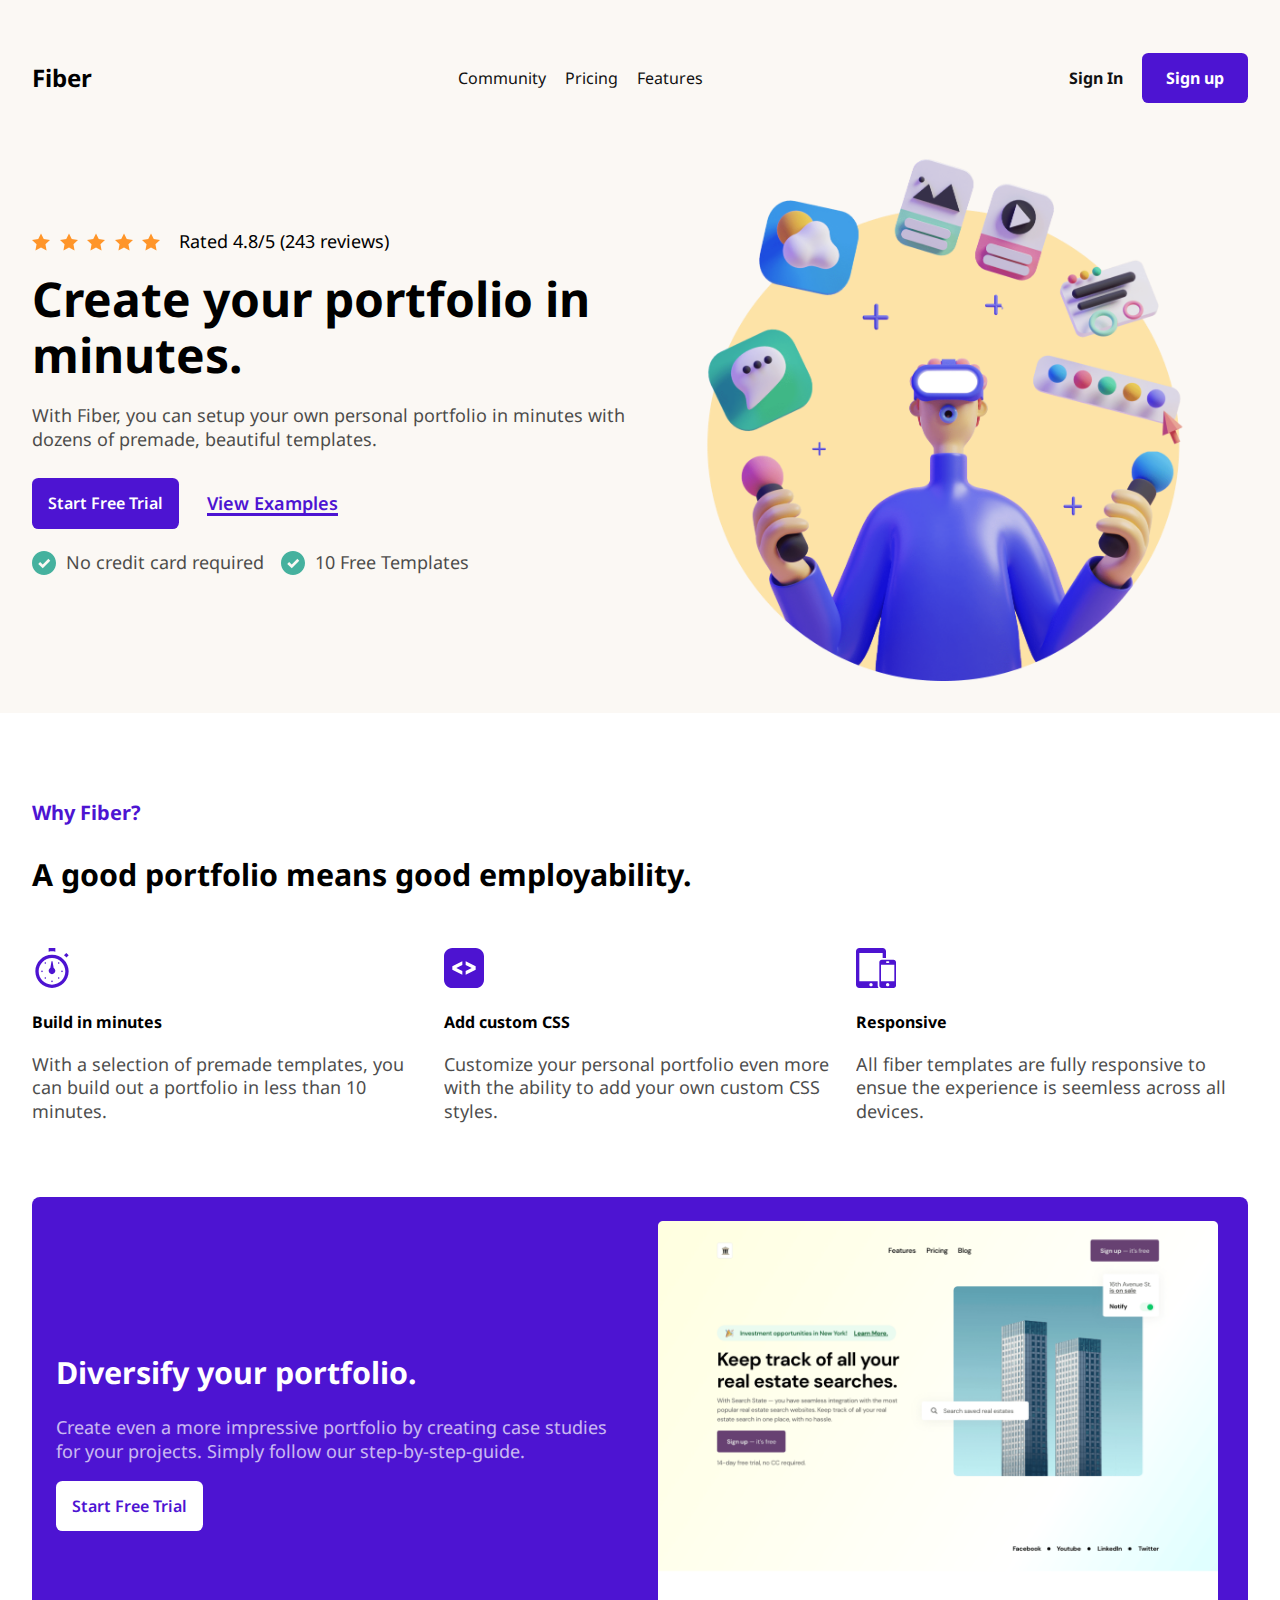
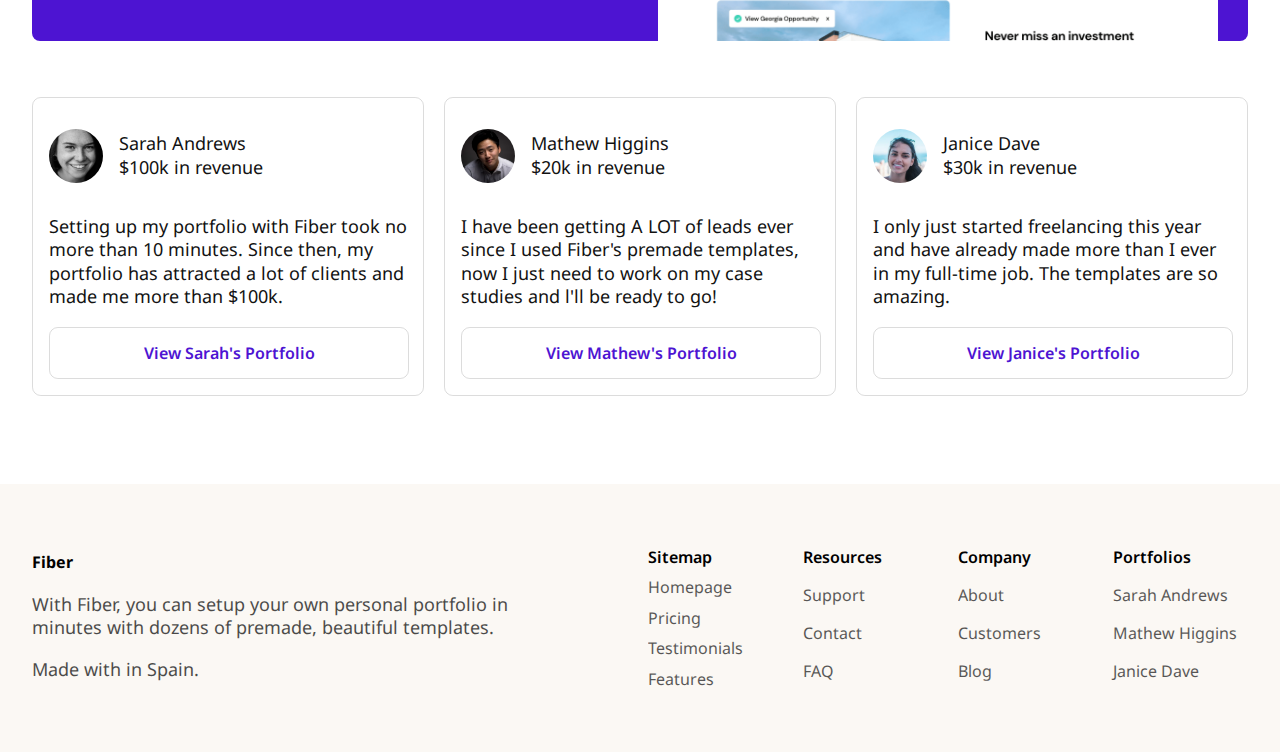
<file: index.html>
<!DOCTYPE html>
<html lang="en">
<head>
    <meta charset="UTF-8">
    <meta http-equiv="X-UA-Compatible" content="IE=edge">
    <meta name="viewport" content="width=device-width, initial-scale=1.0">
    <title>Fiber Landing Page</title>

    <link rel="stylesheet" href="css/normalize.css">
    <link rel="stylesheet" href="css/styles.css">

    <!-- Fonts -->
    <link rel="preconnect" href="https://fonts.googleapis.com">
    <link rel="preconnect" href="https://fonts.gstatic.com" crossorigin>
    <link href="https://fonts.googleapis.com/css2?family=Noto+Sans:wght@400;700&display=swap" rel="stylesheet"> 
    <!-- Font Awesome -->
    <link rel="stylesheet" href="https://cdnjs.cloudflare.com/ajax/libs/font-awesome/6.0.0-beta3/css/all.min.css" integrity="sha512-Fo3rlrZj/k7ujTnHg4CGR2D7kSs0v4LLanw2qksYuRlEzO+tcaEPQogQ0KaoGN26/zrn20ImR1DfuLWnOo7aBA==" crossorigin="anonymous" referrerpolicy="no-referrer"/>
</head>
<body>
    <!-- Header -->
    <header>
        <section class="header">
            <!-- Navigation Bar -->
            <nav>   
                <h4 class="logo">Fiber</h4>

                <button class="toggle-menu">
                    <img src="Assets/Hamburger-Menu.svg" alt="">
                </button>

                <ul class="nav-menu">
                    <li><a href="#">Community</a></li>
                    <li><a href="#">Pricing</a></li>
                    <li><a href="#">Features</a></li>
                </ul>

                <ul class="header__cta">
                    <li class="header__cta--btn"><a href="">Sign In</a></li>
                    <li class="header__cta--active btn"><a href="sign-up.html" target="_blank">Sign up</a></li>
                </ul>
            </nav>

            <!-- Hero Section -->
            <div class="hero">
                <div class="hero__text">
                    <div class="rating">
                        <img src="Assets/star.svg" alt="">
                        <img src="Assets/star.svg" alt="">
                        <img src="Assets/star.svg" alt="">
                        <img src="Assets/star.svg" alt="">
                        <img src="Assets/star.svg" alt="">
                        <p>Rated 4.8/5 (243 reviews)</p>
                    </div>

                    <h1>Create your portfolio in minutes.</h1>
                    <p class="text">With Fiber, you can setup your own personal portfolio in minutes
                    with dozens of premade, beautiful templates.</p>

                    <div class="hero__cta">
                        <div class="hero__cta--btn btn">Start Free Trial</div>
                        <p><span>View Examples</span></p>
                    </div>

                    <div class="hero__features">
                        <div class="features">
                            <img src="Assets/Checkmark.svg" alt=""> 
                            <p class="text">No credit card required</p>
                        </div>

                        <div class="features">
                            <img src="Assets/Checkmark.svg" alt=""> 
                            <p class="text">10 Free Templates</p>
                        </div>
                    </div>
                </div>
                <img src="Assets/hero-Illustration.png" alt="" class="hero__img img">
            </div>
        </section>
    </header>

    <!-- Main Content -->
    <main>
        <section class="main">
            <div class="main__heading">
                <h5>Why Fiber?</h3>
                <h2>A good portfolio means good employability.</h2>
            </div>
            <!-- Features Section -->
            <div class="main__features">
                <div class="feature">
                    <img src="Assets/time.svg" alt="">
                    <h4>Build in minutes</h4>
                    <p class="text">With a selection of premade templates, you can build out a portfolio in less than 10 minutes.</p>
                </div>
                <div class="feature">
                    <img src="Assets/code.svg" alt="">
                    <h4>Add custom CSS</h4>
                    <p class="text">Customize your personal portfolio even more with the ability to add your own custom CSS styles.</p>
                </div>
                <div class="feature">
                    <img src="Assets/allSizes.svg" alt="">
                    <h4>Responsive</h4>
                    <p class="text">All fiber templates are fully responsive to ensue the experience is seemless across all devices.</p>
                </div>
            </div>

            <!-- Trial Section -->
            <div class="main__trial">
                <div class="main__trial--text">
                    <h2>Diversify your portfolio.</h2>
                    <p class="text">Create even a more impressive portfolio by creating case studies for your projects. Simply follow our step-by-step-guide.</p>
                    <div class="btn">Start Free Trial</div>
                </div>
                <img src="Assets/Page-Image.png" alt="" class="img">
            </div>

            <!-- Testimonials Section -->
            <div class="main__testimonials">
                <div class="main__testimonial">
                    <div class="main__testimonials--profile">
                        <img src="Assets/User-Avatar.svg" alt="" class="profile-img">
                        <p class="name">Sarah Andrews <span>$100k in revenue</span></p>
                    </div>
                    <p>Setting up my portfolio with Fiber took no more than 10 minutes. Since then, my portfolio has attracted a lot of clients and made me more than $100k.</p>
                    <div class="testimonial__btn">View Sarah's Portfolio</div>
                </div>
                <div class="main__testimonial">
                    <div class="main__testimonials--profile">
                        <img src="Assets/User-Avatar2.svg" alt="" class="profile-img">
                        <p>Mathew Higgins<span>$20k in revenue</span></p>
                    </div>
                    <p>I have been getting A LOT of leads ever
                        since I used Fiber's premade templates,
                        now I just need to work on my case studies
                        and l'll be ready to go!</p>
                    <div class="testimonial__btn">View Mathew's Portfolio</div>
                </div>
                <div class="main__testimonial">
                    <div class="main__testimonials--profile">
                        <img src="Assets/User-Avatar-3.svg" alt="" class="profile-img">
                        <p>Janice Dave<span>$30k in revenue</span></p>
                    </div>
                    <p>I only just started freelancing this year and 
                        have already made more than I ever
                        in my full-time job. The templates are
                        so amazing.</p>
                    <div class="testimonial__btn">View Janice's Portfolio</div>
                </div>
            </div>
        </section>
    </main>

    <!--  Footer-->
    <footer>
        <section class="footer">
            <div class="footer__info">
                <h4>Fiber</h4>
                <p class="text">With Fiber, you can setup your own personal portfolio in minutes with dozens of premade, beautiful templates.</p>
                <p class="text">Made with <i class="fas fa-heart"></i> in Spain.</p>

            </div>

            <div class="footer__links">
                <ul>
                    <li><span>Sitemap</span></li>
                    <li><a href="#">Homepage</a></li>
                    <li><a href="#">Pricing</a></li>
                    <li><a href="#">Testimonials</a></li>
                    <li><a href="#">Features</a></li>
                </ul>
                <ul>
                    <li><span>Resources</span></li>
                    <li><a href="#">Support</a></li>
                    <li><a href="#">Contact</a></li>
                    <li><a href="#">FAQ</a></li>
                </ul>
                <ul>
                    <li><span>Company</span></li>
                    <li><a href="#">About</a></li>
                    <li><a href="#">Customers</a></li>
                    <li><a href="#">Blog</a></li>
                </ul>
                <ul>
                    <li><span>Portfolios</span></li>
                    <li><a href="#">Sarah Andrews</a></li>
                    <li><a href="#">Mathew Higgins</a></li>
                    <li><a href="#">Janice Dave</a></li>
                </ul>
            </div>
        </section>
    </footer>
</body>
</html>
</file>
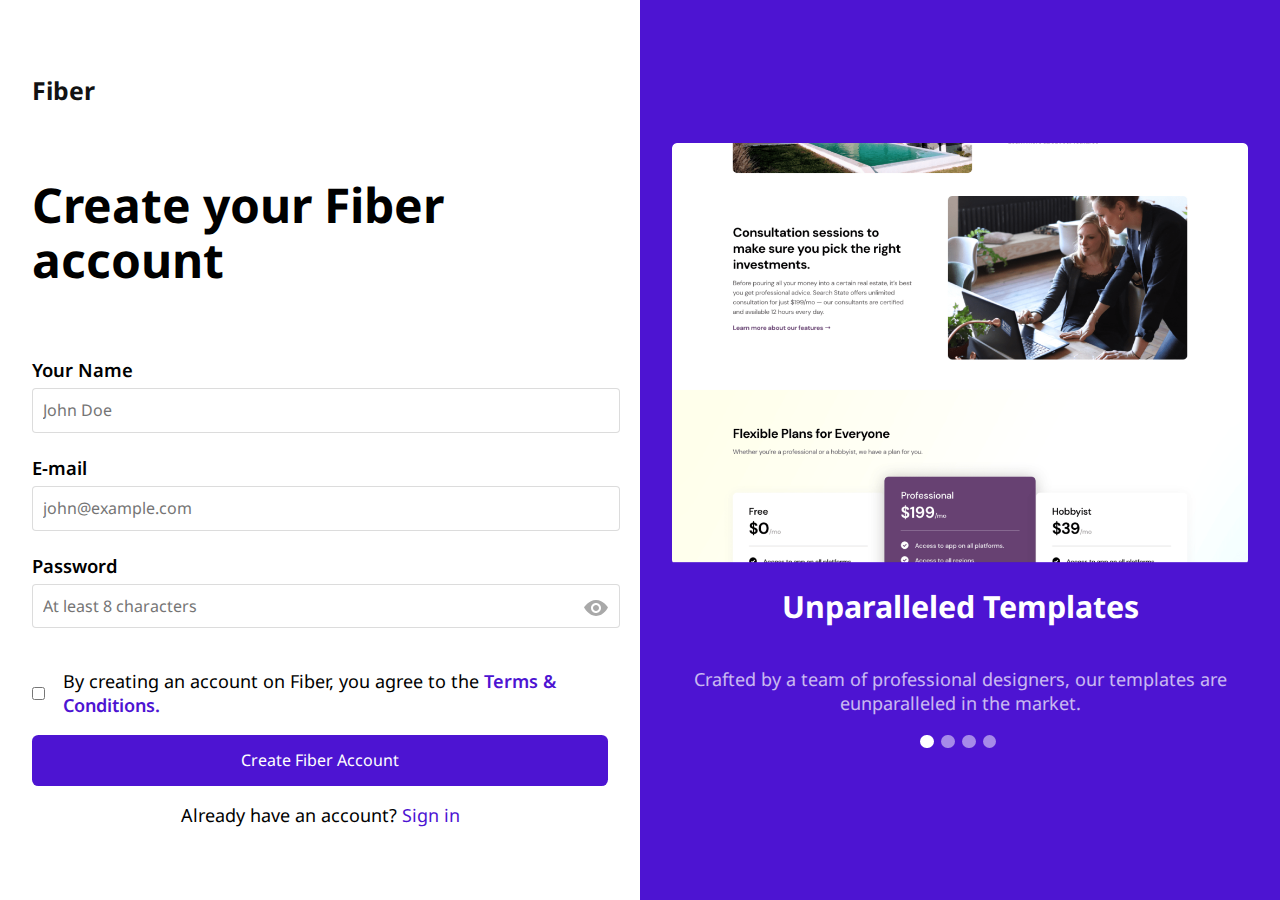
<file: sign-up.html>
<!DOCTYPE html>
<html lang="en">
<head>
    <meta charset="UTF-8">
    <meta http-equiv="X-UA-Compatible" content="IE=edge">
    <meta name="viewport" content="width=device-width, initial-scale=1.0">
    <title>Sign Up</title>

    <link rel="stylesheet" href="css/normalize.css">
    <link rel="stylesheet" href="css/styles-sign-up.css">

    <!-- Fonts -->
    <link rel="preconnect" href="https://fonts.googleapis.com">
    <link rel="preconnect" href="https://fonts.gstatic.com" crossorigin>
    <link href="https://fonts.googleapis.com/css2?family=Noto+Sans:wght@400;700&display=swap" rel="stylesheet"> 
</head>
<body>
    <div class="container">
        <main class="form">
            <section class="form">
                <h4><a href="index.html" class="logo">Fiber</a></h4>
                <h1>Create your Fiber account</h1>
                <form action="">
                    <label for="name">Your Name</label>
                    <input type="text" placeholder="John Doe" id="name">

                    <label for="mail">E-mail</label>
                    <input type="email" id="mail" placeholder="john@example.com">

                    <label for="pass">Password</label>
                    <div class="pass">
                        <input type="password" id="pass" placeholder="At least 8 characters">
                        <span>
                            <img src="Assets/hide-password.svg" alt="" class="hide-pass">
                        </span>
                    </div>

                    <div class="check">
                        <input type="checkbox" id="check">
                        <p>By creating an account on Fiber, you agree to the <span>Terms & Conditions.</span></p>
                    </div>

                    <button type="submit">Create Fiber Account</button>
                    <p class="sign-in">Already have an account? <span><a href="#">Sign in</a></span></p>
                </form>
            </section>
        </main>

        <!-- Features Section -->
        <!-- Only displayed when its larger than 1100px -->
        <article>
            <section class="features">
                <img src="Assets/Sign-Up-Image.png" alt="">
                <h2>Unparalleled Templates</h2>
                <p>Crafted by a team of professional designers, our templates are eunparalleled in the market.</p>
                <div>
                    <span class="active"></span>
                    <span></span>
                    <span></span>
                    <span></span>
                </div>
            </section>
        </article>
    </div>
</body>
</html>
</file>
<file: css/styles.css>
html {
  font-size: 16px;
  overflow-x: hidden;
}

body {
  font-family: "Noto Sans", sans-serif;
}

section {
  max-width: 95rem;
  margin: 0 auto;
  padding: 2em;
}

ul {
  list-style: none;
  padding-left: 0;
}

li a {
  text-decoration: none;
  color: #121212;
}

.text {
  opacity: 0.7;
  line-height: 1.3em;
}

p {
  line-height: 1.3em;
}

.img {
  width: 100%;
  max-width: 35em;
  height: auto;
  margin: 0 auto;
}

h1 {
  font-size: clamp(2em, 5vw, 3em);
}

h2, h3 {
  font-size: clamp(1.75em, 3vw, 1.9em);
}

p {
  font-size: clamp(1.1em, 3vw, 1.125em);
}

header {
  background-color: #fbf8f4;
}
header nav {
  display: flex;
  flex-direction: row;
  justify-content: space-between;
  align-items: center;
  animation: slideLeft 1.75s ease;
}
header nav h4 {
  font-size: 1.4rem;
}
header nav h4.logo {
  font-size: clamp(1.25em, 2.2vw, 1.5em);
}
header nav h4 ~ * {
  display: flex;
  flex-direction: row;
  justify-content: flex-start;
  align-items: center;
  gap: 1.2em;
}
header nav .toggle-menu {
  outline: none;
  border: none;
  background-color: transparent;
  cursor: pointer;
}
@media (max-width: 735px) {
  header nav .toggle-menu ~ * {
    display: none;
  }
}
@media (min-width: 736px) {
  header nav .toggle-menu {
    display: none;
  }
}
header nav .header__cta {
  font-weight: 700;
}
header nav .header__cta--active a {
  color: #fff;
  display: inline-block;
  padding: 1em;
  border-radius: 0.4em;
  background-color: #4d14d2;
  padding: 1em 1.5em;
  transition: all 0.35s;
}
header nav .header__cta--active a:hover {
  transform: scale(1.04);
  opacity: 0.75;
}
@keyframes slideLeft {
  0% {
    transform: translateX(-100%);
  }
  100% {
    transform: translateX(0);
  }
}
header .hero {
  display: grid;
  align-items: center;
  animation: slideRight 1.75s ease;
}
@media (max-width: 863px) {
  header .hero__img {
    grid-row: 1/2;
  }
}
header .hero__text {
  display: flex;
  flex-direction: column;
  justify-content: flex-start;
  align-items: center;
}
header .hero__text > * {
  width: 100%;
  margin: 0;
}
header .hero__text div {
  display: flex;
  flex-direction: row;
  justify-content: flex-start;
  align-items: center;
  gap: 0.6em;
  flex-wrap: wrap;
}
header .hero__text h1 ~ p {
  margin: 1.25em 0;
}
header .hero__text .rating img:last-of-type {
  margin-right: 0.55em;
}
@media (max-width: 863px) {
  header .hero__text .rating {
    display: none;
  }
}
header .hero__text .hero__cta {
  font-weight: 600;
}
header .hero__text .hero__cta--btn {
  display: inline-block;
  padding: 1em;
  border-radius: 0.4em;
  background-color: #4d14d2;
  cursor: pointer;
  color: #fff;
  text-align: center;
}
@media screen and (max-width: 863px) {
  header .hero__text .hero__cta--btn {
    width: 100%;
  }
}
header .hero__text .hero__cta p {
  text-align: center;
  cursor: pointer;
  color: #4d14d2;
}
@media screen and (max-width: 863px) {
  header .hero__text .hero__cta p {
    width: 100%;
  }
}
header .hero__text .hero__cta span {
  position: relative;
}
header .hero__text .hero__cta span::after {
  content: "";
  position: absolute;
  bottom: -1px;
  left: 0;
  height: 0.15em;
  background-color: #4d14d2;
  width: 100%;
}
@media (min-width: 863px) {
  header .hero__text .hero__cta {
    display: flex;
    flex-direction: row;
    justify-content: flex-start;
    align-items: center;
    gap: 1.75em;
  }
}
header .hero__text .hero__features {
  gap: 1.1em;
}
@media (max-width: 863px) {
  header .hero__text .hero__features {
    display: block;
  }
}
@media (min-width: 863px) {
  header .hero {
    grid-template-columns: repeat(auto-fit, minmax(25em, 1fr));
  }
}
@keyframes slideRight {
  0% {
    transform: translateX(100%);
  }
  100% {
    transform: translateX(0);
  }
}

main .main > * {
  margin: 3.5em 0;
}
main h5 {
  color: #4d14d2;
  font-size: clamp(1.1em, 3vw, 1.25em);
}
main .main__features {
  display: grid;
  gap: 1.25em;
}
@media screen and (min-width: 863px) {
  main .main__features {
    grid-template-columns: repeat(3, 1fr);
  }
}
main .main__trial {
  display: grid;
  background-color: #4d14d2;
  border-radius: 0.5em;
  padding: 1.5em 1.5em 0 1.5em;
  color: #fff;
  display: flex;
  flex-direction: column;
  justify-content: flex-start;
  align-items: center;
  gap: 1.5em;
}
main .main__trial .btn {
  display: inline-block;
  padding: 1em;
  border-radius: 0.4em;
  background-color: #fff;
  color: #4d14d2;
  font-weight: 600;
}
@media (max-width: 863px) {
  main .main__trial .btn {
    display: flex;
    flex-direction: row;
    justify-content: center;
    align-items: center;
  }
}
@media (min-width: 863px) {
  main .main__trial {
    display: grid;
    grid-template-columns: repeat(2, 1fr);
  }
}
main .main__testimonials {
  display: grid;
  gap: 1.25em;
  color: #121212;
}
main .main__testimonials > div {
  border: 1px solid rgba(156, 156, 156, 0.356);
  border-radius: 0.55em;
  padding: 1em;
}
@media screen and (min-width: 863px) {
  main .main__testimonials {
    grid-template-columns: repeat(3, 1fr);
  }
}
main .main__testimonials--profile {
  display: flex;
  flex-direction: row;
  justify-content: flex-start;
  align-items: center;
  gap: 1em;
}
main .main__testimonials--profile span {
  display: block;
}
main .main__testimonials .testimonial__btn {
  font-weight: 600;
  display: inline-block;
  border: 1px solid rgba(156, 156, 156, 0.356);
  border-radius: 0.55em;
  color: #4d14d2;
  width: 100%;
  padding: 1em 0;
  text-align: center;
  cursor: pointer;
  background-color: transparent;
}

footer {
  background-color: #fbf8f4;
}
footer .footer {
  display: grid;
  align-content: center;
  gap: 1em;
}
footer .footer > div {
  padding: 1em 0;
}
@media (min-width: 863px) {
  footer .footer {
    grid-template-columns: repeat(2, 1fr);
  }
}
footer .footer__info {
  width: 90%;
}
footer .footer__links {
  display: grid;
  width: 100%;
}
footer .footer__links ul {
  padding-left: 0;
  display: grid;
  gap: 0.75em;
}
footer .footer__links ul span {
  font-weight: 600;
}
footer .footer__links ul li a {
  opacity: 0.7;
}
@media (min-width: 863px) {
  footer .footer__links {
    grid-template-columns: repeat(4, 1fr);
    gap: 1.25em;
  }
}

/*# sourceMappingURL=styles.css.map */
</file>
<file: css/styles-sign-up.css>
html {
  font-size: 16px;
  overflow-x: hidden;
}

body {
  font-family: "Noto Sans", sans-serif;
}

section {
  max-width: 95rem;
  margin: 0 auto;
  padding: 2em;
}

ul {
  list-style: none;
  padding-left: 0;
}

li a {
  text-decoration: none;
  color: #121212;
}

.text {
  opacity: 0.7;
  line-height: 1.3em;
}

p {
  line-height: 1.3em;
}

.img {
  width: 100%;
  max-width: 35em;
  height: auto;
  margin: 0 auto;
}

h1 {
  font-size: clamp(2em, 5vw, 3em);
}

h2, h3 {
  font-size: clamp(1.75em, 3vw, 1.9em);
}

p {
  font-size: clamp(1.1em, 3vw, 1.125em);
}

@media (min-width: 863px) {
  .container {
    display: grid;
    grid-template-columns: repeat(2, 1fr);
    align-items: center;
  }
}

section.form, section.features {
  max-width: 45em;
  margin: 0 auto;
}

@media (min-width: 863px) {
  main, article {
    display: flex;
    flex-direction: column;
    justify-content: center;
    align-items: center;
  }
}

h1 {
  margin: 1.5em 0;
}

a {
  text-decoration: none;
}

.logo {
  color: #121212;
  font-size: clamp(1.3em, 2vw, 1.55em);
}
.logo:visited {
  color: #121212;
}

main {
  background-color: #fff;
  height: 100vh;
}

form label {
  font-weight: 600;
  font-size: 1.15rem;
}
form input:not(#check) {
  margin: 0.5em 0 1.5em 0;
  display: block;
  width: 100%;
  border: 1px solid rgba(156, 156, 156, 0.356);
  border-radius: 0.25em;
  padding: 0.75em 0 0.75em 0.65em;
}
form input:not(#check):focus {
  outline: 1.5px solid rgba(156, 156, 156, 0.356);
}
form .pass {
  position: relative;
}
form .hide-pass {
  position: absolute;
  top: 0.75em;
  cursor: pointer;
  right: 0;
}
form .check {
  display: flex;
  flex-direction: row;
  justify-content: flex-start;
  align-items: center;
}
form .check p {
  margin-left: 1em;
}
form .check span {
  color: #4d14d2;
  font-weight: 600;
  position: relative;
}
form .check span::after {
  content: "";
  position: absolute;
  bottom: -1px;
  left: 0;
  height: 0.15em;
  background-color: #4d14d2;
  width: 100%;
}
form button {
  border: none;
  color: #fff;
  cursor: pointer;
  width: 100%;
  display: inline-block;
  padding: 1em;
  border-radius: 0.4em;
  background-color: #4d14d2;
}
form .sign-in {
  text-align: center;
}
form .sign-in a {
  color: #4d14d2;
}
form .sign-in a:visited {
  color: #4d14d2;
}

article {
  background: #4d14d2;
  color: #fff;
  text-align: center;
  height: 100vh;
}
article .features {
  display: flex;
  flex-direction: column;
  justify-content: flex-start;
  align-items: center;
}
article .features img {
  width: 100%;
  max-width: 45em;
}
article .features p {
  opacity: 0.7;
}
article .features div {
  width: 8.5em;
  height: 1.5em;
}
article .features div span {
  background-color: #fff;
  display: inline-block;
  height: 0.85em;
  border-radius: 50%;
  width: 0.85em;
  margin-right: 0.2em;
}
article .features div span.active ~ span {
  opacity: 0.5;
}
@media (max-width: 863px) {
  article {
    display: none;
  }
}

/*# sourceMappingURL=styles-sign-up.css.map */
</file>
